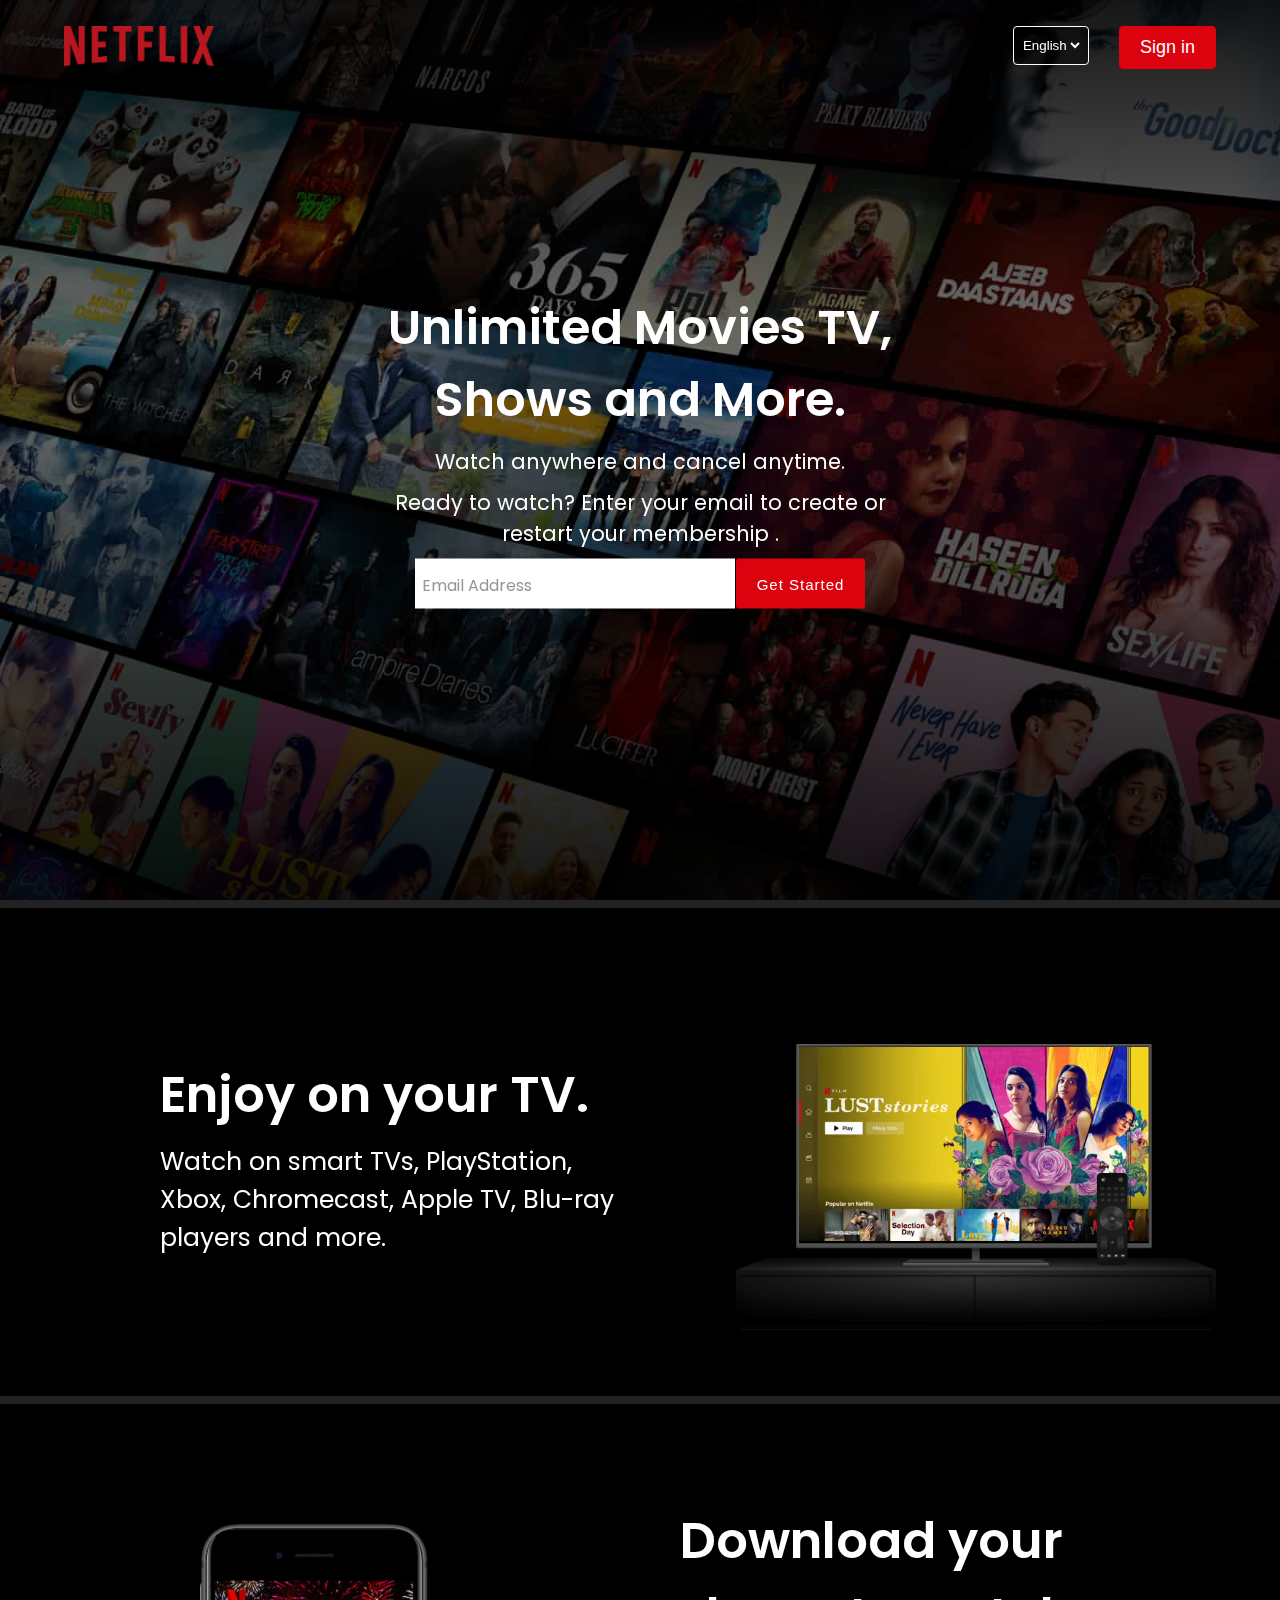
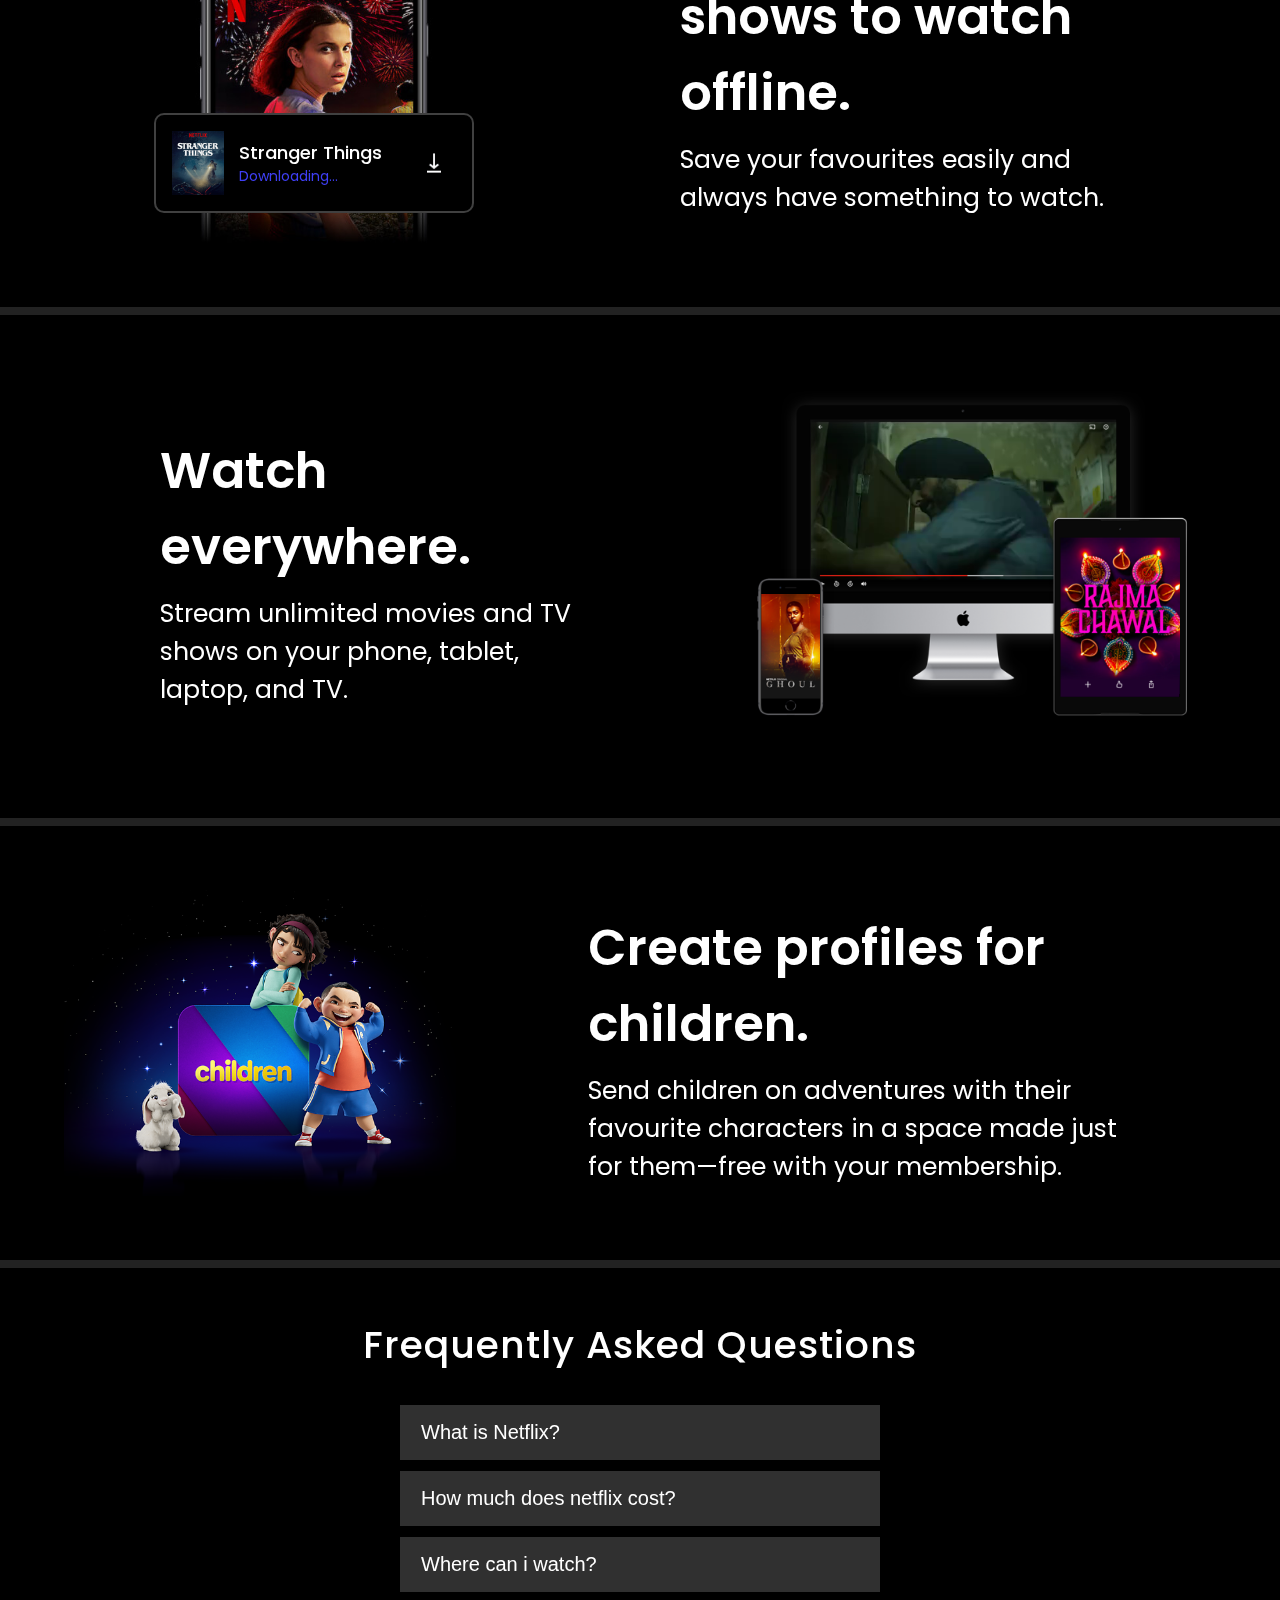
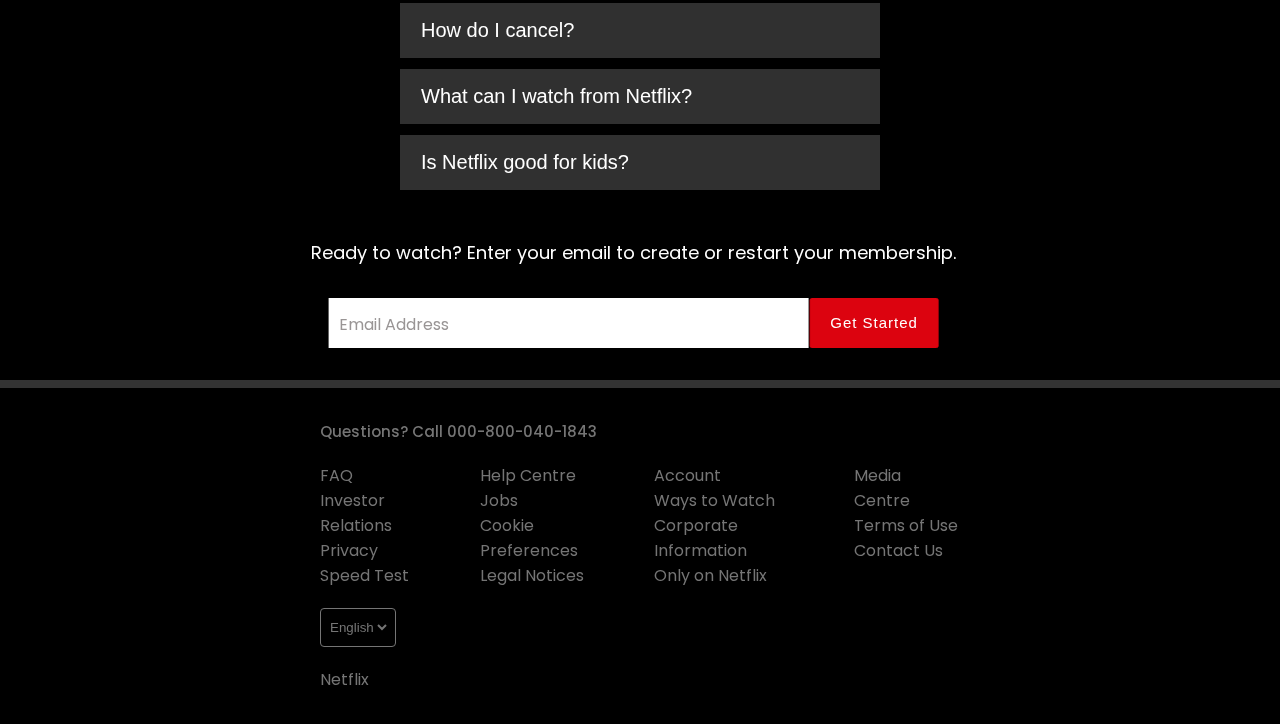
<file: index.html>
<html>
  <head>
    <meta name="description" content="Hello this is my first web page!." />
    <meta name="viewport" content="width=device-width, initial-scale=1.0" />
    <!-- main css file  -->
    <link rel="stylesheet" href="src/styles.css" />
    <!-- font awesome css -->
    <link
      rel="stylesheet"
      href="https://pro.fontawesome.com/releases/v5.10.0/css/all.css"
      integrity="sha384-AYmEC3Yw5cVb3ZcuHtOA93w35dYTsvhLPVnYs9eStHfGJvOvKxVfELGroGkvsg+p"
      crossorigin="anonymous"
    />
    <link rel="preconnect" href="https://fonts.googleapis.com" />
    <link rel="preconnect" href="https://fonts.gstatic.com" crossorigin />
    <link
      href="https://fonts.googleapis.com/css2?family=Poppins:ital,wght@0,100;0,200;0,300;0,400;0,500;0,600;0,700;0,800;0,900;1,100;1,200;1,300;1,400;1,500;1,600;1,700;1,800;1,900&display=swap"
      rel="stylesheet"
    />
    <title>Netflix - Watch TV Shows Online, Watch Movies Online</title>
    <link rel="icon" href="./images/netflix-icon.png">
  </head>
  <body>
    <!-- header section starts   -->
    <header>
      <nav class="navbar">
        <div class="navbar__brand">
          <img
            src="./images/netflix-logo.png"
            alt="logo"
            class="brand__logo"
          />
        </div>

        <div class="navbar__nav__items">
          <div class="nav__item">
            <div class="dropdown__container">
              <i class="fas fa-globe"></i>
              <select
                name="languages"
                id="languagesSelect"
                class="language__drop__down"
              >
                <option value="english" selected>English</option>
                <option value="pidgin">Pidgin</option>
              </select>
            </div>
          </div>

          <div class="nav__item">
            <button class="signin__button">Sign in</button>
          </div>
        </div>
      </nav>
    </header>
    <!-- header section ends  -->

    <!-- hero section starts  -->
    <main>
      <section class="hero">
        <div class="hero__bg__image__container">
          <img
            src="./images/hero-backgroud.png"
            alt="BG hero image"
            class="hero__bg__image"
          />
        </div>
        <div class="hero__bg__overlay"></div>

        <div class="hero__card">
          <h1 class="hero__title">
            Unlimited Movies TV,<br />
            Shows and More.
          </h1>
          <p class="hero__subtitle">Watch anywhere and cancel anytime.</p>
          <p class="hero__description">
            Ready to watch? Enter your email to create or restart your
            membership .
          </p>

          <div class="email__form__container">
            <div class="form__container">
              <input type="email" class="email__input get-started-input" placeholder=" " />
              <label class="email__label">Email Address</label>
            </div>
            <button class="primary__button" id="get-started">
              Get Started <i class="fal fa-chevron-right"></i>
            </button>
          </div>
        </div>
      </section>

      <!-- hero section ends  -->


      <section class="features__container">
        <!-- Feature 1 -->
        <div class="feature">
          <div class="feature__details">
            <h3 class="feature__title">Enjoy on your TV.</h3>
            <h5 class="feature__sub__title">
              Watch on smart TVs, PlayStation, Xbox, Chromecast, Apple TV,
              Blu-ray players and more.
            </h5>
          </div>
          <div class="feature__image__container">
            <img
              src="./images/tv.png"
              alt="Feature image"
              class="feature__image"
            />
            <div class="feature__backgroud__video__container">
              <video
                autoplay=""
                loop=""
                muted=""
                class="feature__backgroud__video"
              >
                <source
                  src="./images/video-tv-in-0819.m4v"
                  type="video/mp4"
                />
              </video>
            </div>
          </div>
        </div>
        <!-- Feature 2 -->
        <div class="feature">
          <div class="feature__details">
            <h3 class="feature__title">
              Download your shows to watch offline.
            </h3>
            <h5 class="feature__sub__title">
              Save your favourites easily and always have something to watch.
            </h5>
          </div>
          <div class="feature__image__container">
            <img
              src="./images/mobile-0819.png"
              alt="Feature image"
              class="feature__image"
            />
            <div class="feature__2__poster__container">
              <div class="poster__container">
                <img
                  src="./images/boxshot.png"
                  alt="poster"
                  class="poster"
                />
              </div>
              <div class="poster__details">
                <h4>Stranger Things</h4>
                <h6>Downloading...</h6>
              </div>
              <div class="download__gif__container">
                <img
                  src="./images/download-icon.gif"
                  alt="downloading gif"
                  class="gif"
                />
              </div>
            </div>
          </div>
        </div>
        <!-- Feature 3 -->
        <div class="feature">
          <div class="feature__details">
            <h3 class="feature__title">Watch everywhere.</h3>
            <h5 class="feature__sub__title">
              Stream unlimited movies and TV shows on your phone, tablet,
              laptop, and TV.
            </h5>
          </div>
          <div class="feature__image__container feature__3__image__container">
            <img
              src="./images/device-pile-in.png"
              alt="Feature image"
              class="feature__image feature__3__image"
            />
            <div
              class="
                feature__backgroud__video__container
                feature__3__backgroud__video__container
              "
            >
              <video
                autoplay=""
                loop=""
                muted=""
                class="feature__backgroud__video feature__3__backgroud__video"
              >
                <source
                  src="./images/video-devices-in.m4v"
                  type="video/mp4"
                />
              </video>
            </div>
          </div>
        </div>
        <!-- Feature 4 -->
        <div class="feature">
          <div class="feature__details">
            <h3 class="feature__title">Create profiles for children.</h3>
            <h5 class="feature__sub__title">
              Send children on adventures with their favourite characters in a
              space made just for them—free with your membership.
            </h5>
          </div>
          <div class="feature__image__container">
            <img
              src="./images/children.png"
              alt="Feature image"
              class="feature__image"
            />
          </div>
        </div>
      </section>
      <section class="FAQ__list__container">
        <h1 class="FAQ__heading">Frequently Asked Questions</h1>
        <div class="FAQ__list">
          <div class="FAQ__accordian">
            <button class="FAQ__title">
              What is Netflix?<i class="fal fa-plus"></i>
            </button>
            <div class="FAQ__visible">
              <p>
                Netflix is a streaming service that offers a wide variety of
                award-winning TV shows, movies, anime, documentaries and more –
                on thousands of internet-connected devices.
              </p>
              <p>
                You can watch as much as you want, whenever you want, without a
                single ad – all for one low monthly price. There's always
                something new to discover, and new TV shows and movies are added
                every week!
              </p>
            </div>
          </div>
          <div class="FAQ__accordian">
            <button class="FAQ__title">
              How much does netflix cost?<i class="fal fa-plus"></i>
            </button>
            <div class="FAQ__visible">
              <p>
                Watch Netflix on your smartphone, tablet, Smart TV, laptop, or
                streaming device, all for one fixed monthly fee. Plans range
                from ₹ 199 to ₹ 799 a month. No extra costs, no contracts.
              </p>
            </div>
          </div>
          <div class="FAQ__accordian">
            <button class="FAQ__title">
              Where can i watch?<i class="fal fa-plus"></i>
            </button>
            <div class="FAQ__visible">
              <p>
                Watch anywhere, anytime, on an unlimited number of devices. Sign
                in with your Netflix account to watch instantly on the web at
                netflix.com from your personal computer or on any
                internet-connected device that offers the Netflix app, including
                smart TVs, smartphones, tablets, streaming media players and
                game consoles.
              </p>
              <p>
                You can also download your favourite shows with the iOS,
                Android, or Windows 10 app. Use downloads to watch while you're
                on the go and without an internet connection. Take Netflix with
                you anywhere.
              </p>
            </div>
          </div>
          <div class="FAQ__accordian">
            <button class="FAQ__title">
              How do I cancel?<i class="fal fa-plus"></i>
            </button>
            <div class="FAQ__visible">
              <p>
                Netflix is flexible. There are no annoying contracts and no commitments. You can easily cancel your account online in two clicks. There are no cancellation fees – start or stop your account anytime.
              </p>
            </div>
          </div>
          <div class="FAQ__accordian">
            <button class="FAQ__title">
              What can I watch from Netflix?<i class="fal fa-plus"></i>
            </button>
            <div class="FAQ__visible">
              <p>
                Netflix has an extensive library of feature films, documentaries, TV shows, anime, award-winning Netflix originals, and more. Watch as much as you want, anytime you want.
              </p>
            </div>
          </div>
          <div class="FAQ__accordian">
            <button class="FAQ__title">
              Is Netflix good for kids?<i class="fal fa-plus"></i>
            </button>
            <div class="FAQ__visible">
              <p>The Netflix Kids experience is included in your membership to give parents control while kids enjoy family-friendly TV shows and films in their own space.</p>
              <p>Kids profiles come with PIN-protected parental controls that let you restrict the maturity rating of content kids can watch and block specific titles you don’t want kids to see.</p>
            </div>
          </div>
        </div>
        <div class="FAQ__get__started__email">
          <h3>
            Ready to watch? Enter your email to create or restart your
            membership.
          </h3>
          <div class="email__form__container">
            <div class="form__container">
              <input type="email" class="email__input" placeholder=" " />
              <label class="email__label">Email Address</label>
            </div>
            <button class="primary__button">
              Get Started <i class="fal fa-chevron-right"></i>
            </button>
          </div>
        </div>
      </section>
    </main>

    <footer>
      <div class="footer__row__1">
        <h4>Questions? Call 000-800-040-1843</h4>
      </div>
      <div class="footer__row__2">
        <div class="column__1">
          <p>FAQ</p>
          <p>Investor Relations</p>
          <p>Privacy</p>
          <p>Speed Test</p>
        </div>
        <div class="column__2">
          <p>Help Centre</p>
          <p>Jobs</p>
          <p>Cookie Preferences</p>
          <p>Legal Notices</p>
        </div>
        <div class="column__3">
          <p>Account</p>
          <p>Ways to Watch</p>
          <p>Corporate Information</p>
          <p>Only on Netflix</p>
        </div>
        <div class="column__4">
          <p>Media Centre</p>
          <p>Terms of Use</p>
          <p>Contact Us</p>
        </div>
      </div>
      <div class="footer__row__3">
        <div class="dropdown__container">
          <i class="fas fa-globe"></i>
          <select
            name="languages"
            id="languagesSelect"
            class="language__drop__down"
          >
            <option value="english" selected>English</option>
            <option value="pidgin">pidgin</option>
          </select>
        </div>
      </div>
      <div class="footer__row__4">
        <p>Netflix </p>
      </div>
    </footer>

    <script src="src/index.js"></script>
  </body>
</html>
</file>
<file: src/styles.css>
* {
  margin: 0;
  padding: 0;
  box-sizing: border-box;
}

body {
  background-color: black;
  color: white;
  font-family: "Poppins", sans-serif;
}

.navbar {
  position: absolute;
  top: 0;
  width: 100%;
  display: flex;
  justify-content: space-between;
  padding: 3% 5%;
  z-index: 10;
}

.navbar__brand {
  width: 100px;
  height: 100%;
}

.brand__logo {
  width: 100%;
  height: 100%;
}

.language__drop__down {
  background: transparent;
  border: none;
  color: white;
}

.language__drop__down:focus {
  outline: none;
}

.dropdown__container {
  border: 1px solid white;
  padding: 0.4rem;
  border-radius: 4px;
  background: rgba(0, 0, 0, 0.4);
}

.signin__button {
  background-color: #dc030f;
  border: 1px solid #dc030f;
  color: white;
  padding: 0.25rem 0.5rem;
  border-radius: 4px;
}

.navbar__nav__items {
  display: flex;
  gap: 10px;
}

.hero__bg__image__container {
  width: 100%;
  height: 80vh;
}

.hero__bg__image {
  width: 100%;
  height: 100%;
  object-fit: cover;
}

.hero__bg__overlay {
  position: absolute;
  inset: 0;
  width: 100%;
  height: 80vh;
  background: rgba(0, 0, 0, 0.4);
  background-image: linear-gradient(
    to top,
    rgba(0, 0, 0, 0.8) 0,
    rgba(0, 0, 0, 0) 60%,
    rgba(0, 0, 0, 0.8) 100%
  );
}

.hero__card {
  position: absolute;
  top: 20%;
  text-align: center;
  display: flex;
  flex-direction: column;
  gap: 10px;
}

.hero__title {
  font-weight: 600;
  font-size: 2rem;
}

.hero__subtitle,
.hero__description {
  font-weight: 400;
  font-size: 1rem;
}

.hero__description {
  margin: 0 50px;
}

.email__input {
  border: none;
  background: transparent;
  width: 100%;
  height: 100%;
  padding-left: 7px;
}
.email__label {
  color: black;
  position: absolute;
  top: 28%;
  left: 2%;
  color: rgb(153, 149, 149);
  transition: 0.5s;
}

.email__form__container {
  display: flex;
  flex-direction: column;
  justify-content: center;
  align-items: center;
  gap: 15px;
}

.form__container {
  background-color: white;
  width: 90%;
  height: 50px;
  position: relative;
}

.email__input:focus + .email__label {
  top: 0.2rem;
  font-size: 10px;
}

.email__input:not(:placeholder-shown).email__input:not(:focus) + .email__label {
  top: 0.2rem;
  font-size: 10px;
}

.email__input:focus-visible {
  outline: none;
}

.primary__button {
  background-color: #dc030f;
  border: 1px solid #dc030f;
  color: white;
  padding: 0.8rem 1.2rem;
  border-radius: 2px;
  font-size: 15px;
  letter-spacing: 1px;
}

.feature {
  border-top: 8px solid #222;
  padding: 2rem 1rem;
}

.feature__details {
  text-align: center;
}

.feature__title {
  font-size: 25px;
  font-weight: 600;
  margin: 10px 0;
}

.feature__sub__title {
  font-size: 15px;
  font-weight: 400;
}

.feature__image__container {
  width: 100%;
  position: relative;
}
.feature__image {
  width: 100%;
}

.feature__backgroud__video__container {
  position: absolute;
  width: 100%;
  top: 20%;
  left: 13%;
  height: 100%;
  max-width: 73%;
  max-height: 54%;
  z-index: -2;
}

.feature__backgroud__video {
  width: 100%;
}

.feature__2__poster__container {
  position: absolute;
  bottom: 8%;
  left: 50%;
  transform: translateX(-50%);
  width: 100%;
  max-width: 16em;
  display: flex;
  align-items: center;
  background-color: black;
  border: 2px solid rgba(255, 255, 255, 0.25);
  border-radius: 10px;
  height: 60px;
  padding: 0.25rem 0.6rem;
  gap: 15px;
}

.poster__container {
  width: 20%;
}

.poster {
  width: 100%;
  height: 100%;
}
.poster__details {
  width: 60%;
}
.poster__details > h4 {
  font-size: 13px;
  font-weight: 500;
}
.poster__details > h6 {
  font-size: 12px;
  font-weight: 400;
  color: rgb(63, 63, 246);
}

.download__gif__container {
  width: 20%;
  height: 100%;
}
.gif {
  width: 100%;
  height: 100%;
}

.feature__3__backgroud__video__container {
  max-width: 63%;
  max-height: 47%;
  z-index: -2;
  top: 9%;
  left: 19%;
}

.FAQ__accordian {
  width: 100%;
}
.FAQ__title {
  width: 100%;
  display: flex;
  justify-content: space-between;
  padding: 15px 20px;
  font-size: 18px;
  background-color: #303030;
  border: 1px solid #303030;
  color: white;
}

.FAQ__visible {
  background-color: #303030;
  border-top: 1px solid black;
  max-height: 0;
  overflow: hidden;
  transition: max-height 0.5s ease-in-out;
}

.FAQ__visible > p {
  margin: 1rem;
}
.FAQ__list__container {
  border-top: 8px solid #222;
  padding: 2rem 0;
}
.FAQ__heading {
  font-size: 20px;
  text-align: center;
  font-weight: 600;
  margin: 1rem 3rem;
}

.FAQ__list {
  display: flex;
  flex-direction: column;
  justify-content: center;
  align-items: center;
  gap: 10px;
}

.FAQ__get__started__email {
  text-align: center;
}

.FAQ__get__started__email > h3 {
  font-size: 18px;
  font-weight: 400;
  margin: 2rem 0;
}

footer {
  border-top: 8px solid #333;
  padding: 2rem 1rem;
  color: #757575;
  display: flex;
  flex-direction: column;
  gap: 20px;
}

.footer__row__2 {
  display: flex;
  flex-wrap: wrap;
  justify-content: space-around;
  gap: 20px;
}

.footer__row__1 > h4 {
  font-size: 15px;
  font-weight: 500;
}

.footer__row__3 > .dropdown__container {
  width: fit-content;
  border: 1px solid #757575;
  color: #757575;
}

.footer__row__3 > .dropdown__container > .language__drop__down {
  color: #757575;
}

@media (min-width: 768px) {
  .hero__bg__image__container {
    height: 100vh;
  }

  .hero__bg__overlay {
    height: 100vh;
  }
  .hero__card {
    top: 40%;
    left: 30%;
    transform: translate(-20%, -20%);
  }
  .hero__title {
    font-size: 3rem;
  }
  .hero__subtitle,
  .hero__description {
    font-size: 1.3rem;
  }

  .feature {
    padding: 4rem;
  }

  .feature__title {
    font-size: 35px;
  }

  .feature__sub__title {
    font-size: 20px;
  }
  .feature__2__poster__container {
    max-width: 26em;
    height: 85px;
  }
  .poster__container {
    width: 15%;
  }
  .download__gif__container {
    width: 3rem;
    height: 3rem;
  }

  .poster__details > h4 {
    font-size: 18px;
  }
  .poster__details > h6 {
    font-size: 14px;
  }
  .FAQ__title {
    font-size: 20px;
  }
  .FAQ__heading {
    font-size: 38px;
    font-weight: 500;
    letter-spacing: 1px;
  }
  .FAQ__list {
    padding: 1rem 5rem;
  }
  .FAQ__get__started__email {
    width: 75%;
    display: flex;
    flex-direction: column;
    justify-content: center;
    transform: translateX(15%);
  }
}

@media (min-width: 1024px) {
  .navbar {
    padding: 2% 5%;
  }

  .navbar__brand {
    width: 150px;
  }

  .signin__button {
    padding: 10px 20px;
    font-size: 18px;
  }
  .dropdown__container {
    padding: 10px 5px;
  }

  .navbar__nav__items {
    gap: 30px;
  }

  .hero__card {
    top: 50%;
    left: 50%;
    transform: translate(-50%, -50%);
  }

  .form__container {
    width: 50%;
  }
  .email__form__container {
    flex-direction: row;
    align-items: center;
    gap: 1px;
  }
  .primary__button {
    height: 50px;
  }

  .feature {
    display: flex;
    align-items: center;
    justify-content: space-between;
    gap: 20px;
  }

  .feature__details {
    text-align: left;
    padding: 0 6rem;
  }

  .feature__title {
    font-size: 50px;
  }

  .feature__sub__title {
    font-size: 25px;
  }

  .feature__image__container {
    max-width: 500px;
  }

  .feature:nth-child(even) {
    flex-direction: row-reverse;
  }

  .feature__2__poster__container {
    max-width: 20em;
    height: 100px;
    padding: 1rem;
  }
  .poster__container {
    width: 20%;
  }
  .FAQ__list {
    padding: 1rem 25rem;
  }
  .FAQ__get__started__email {
    transform: translateX(16%);
  }
  footer {
    padding: 2rem 20rem;
    justify-content: flex-start;
    text-align: left;
    align-items: flex-start;
  }

  .footer__row__2 {
    justify-content: space-between;
    align-items: flex-start;
    flex-wrap: nowrap;
  }

  .footer__row__1,
  .footer__row__3,
  .footer__row__4 {
    align-self: flex-start;
  }
}

@media (min-width: 1254px) {
}
</file>
